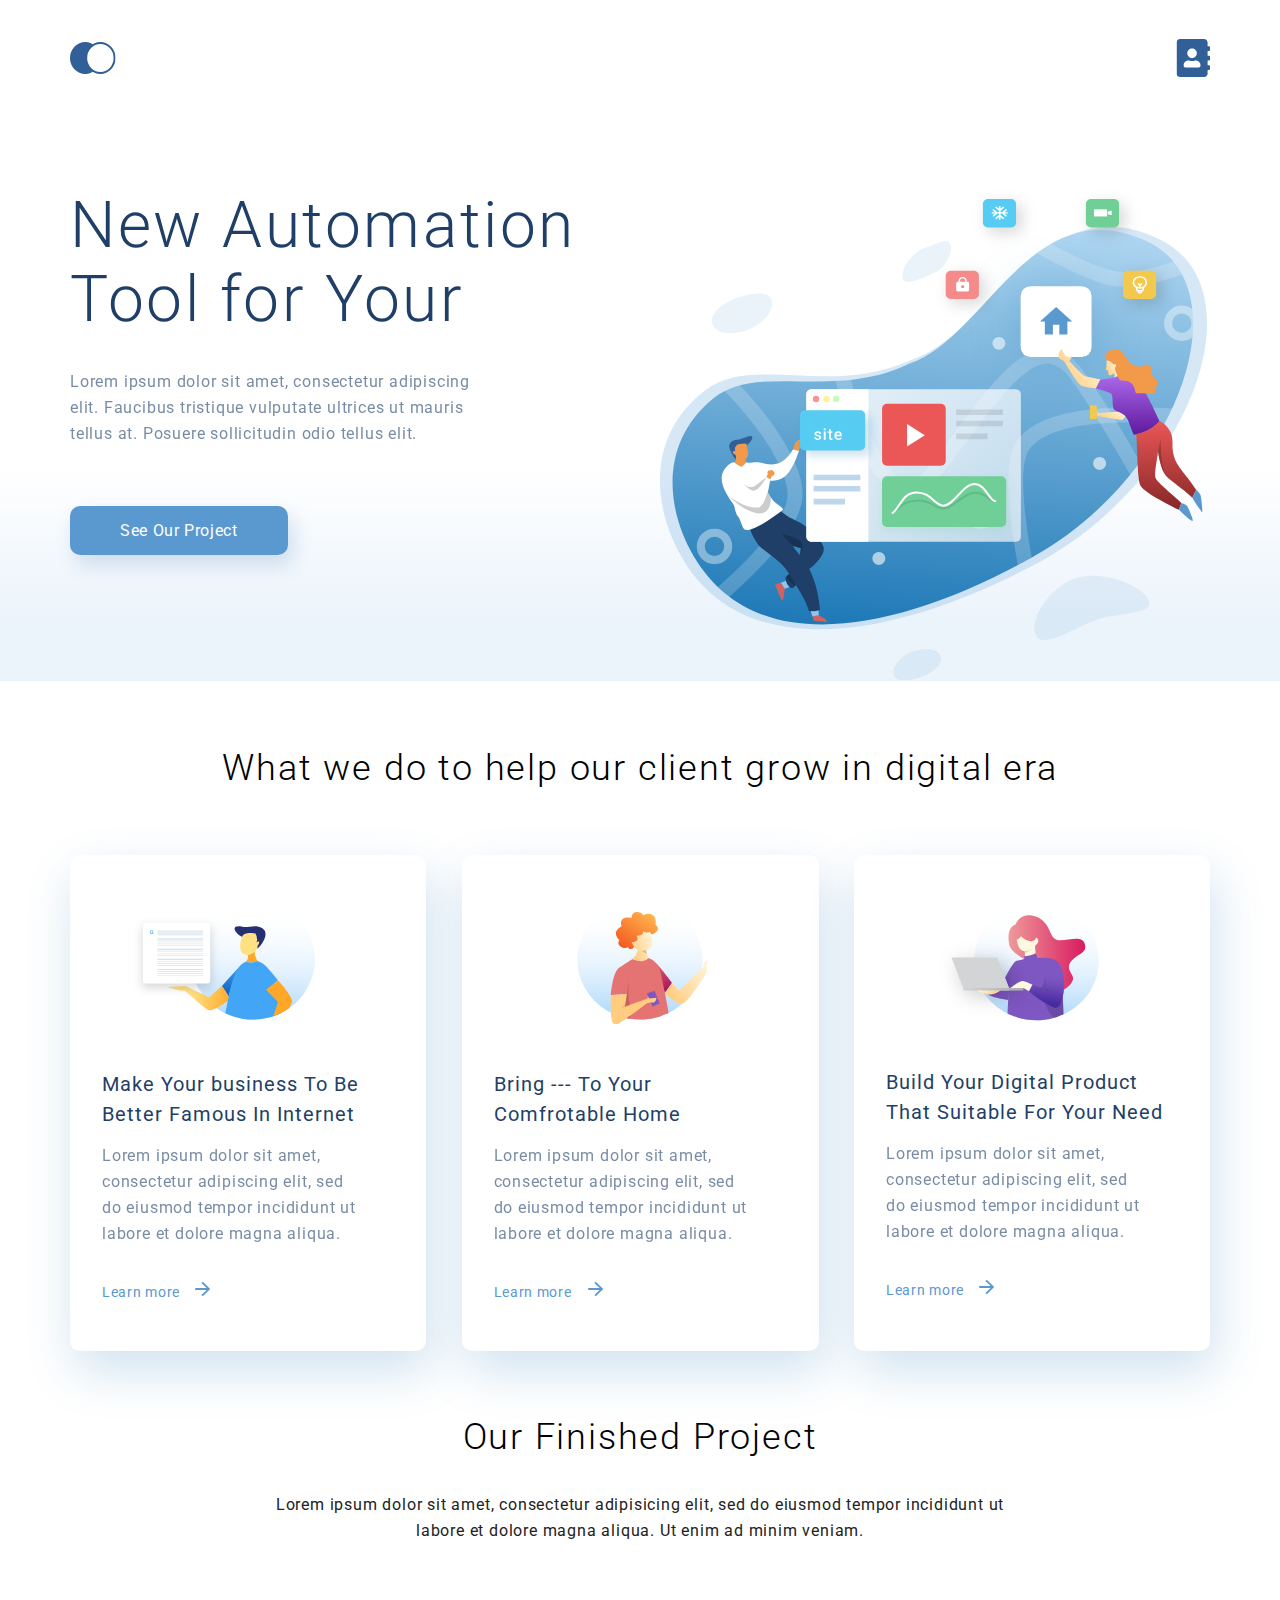
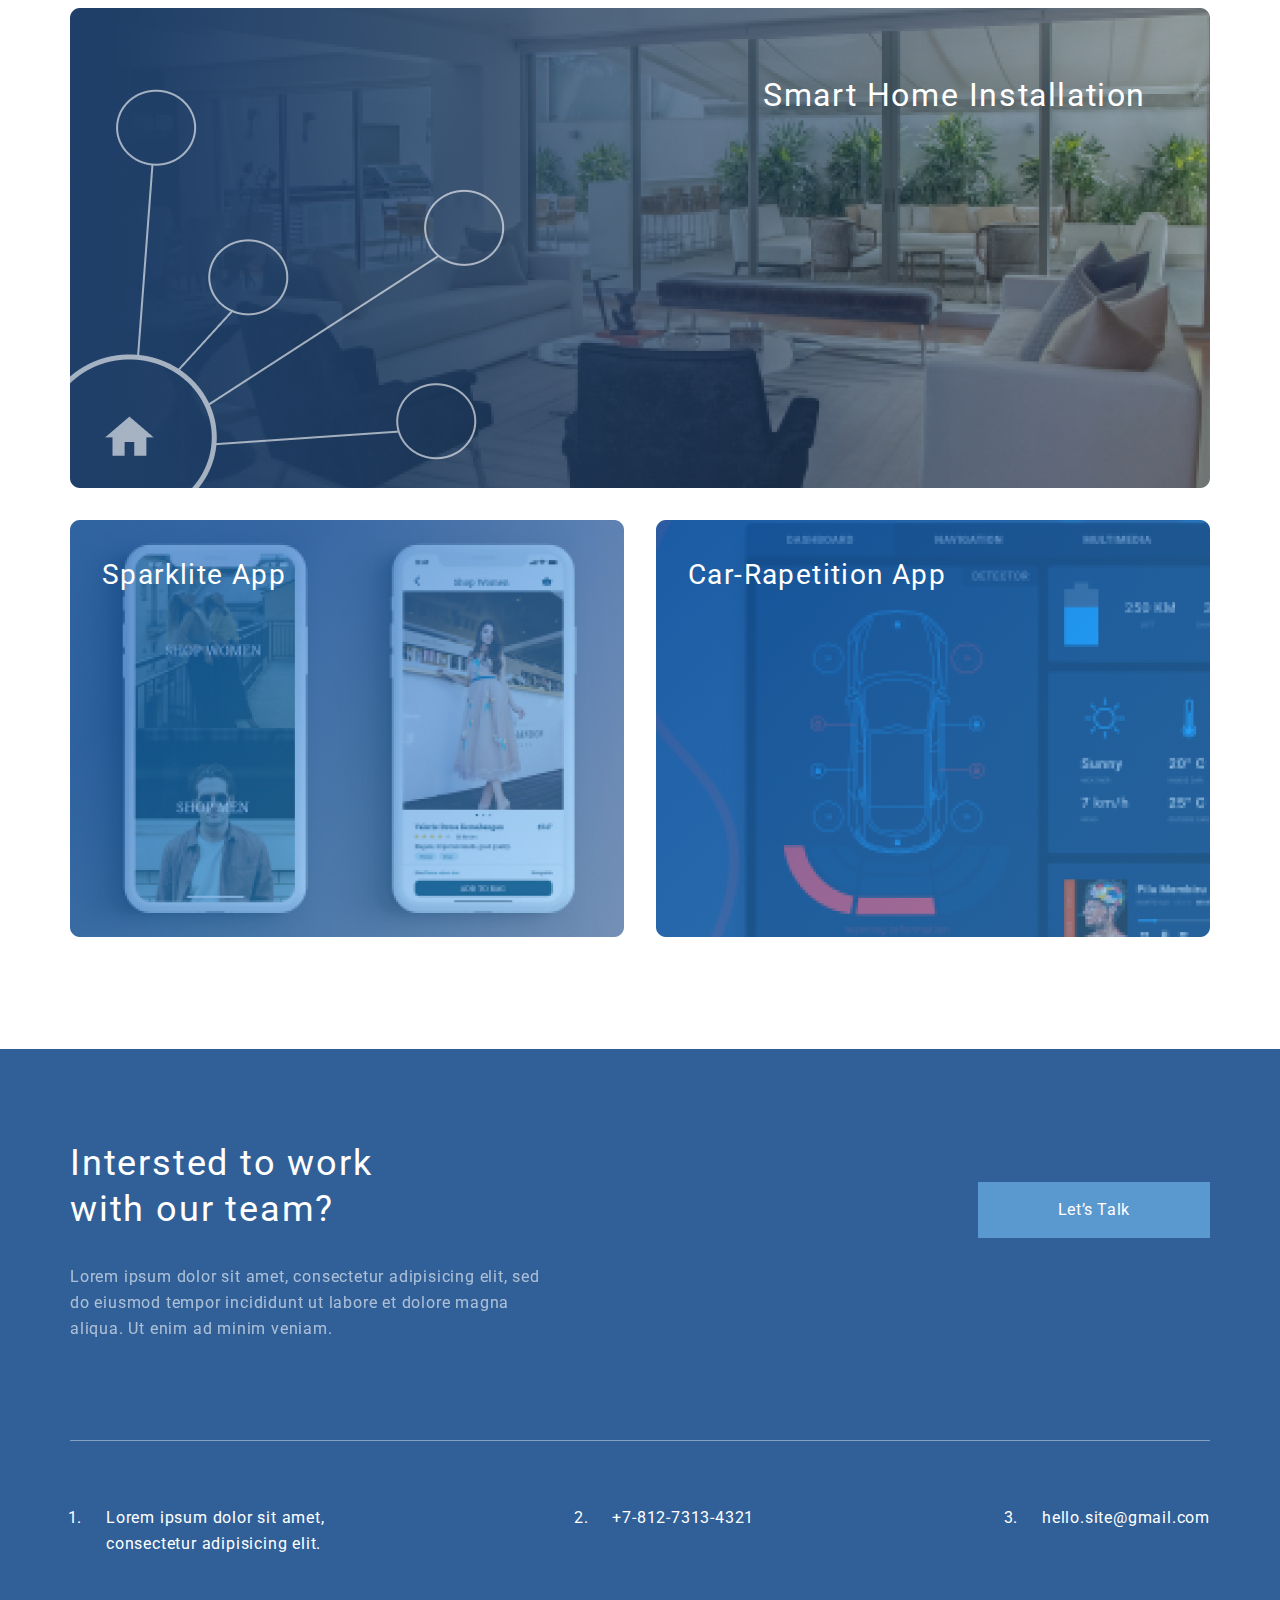
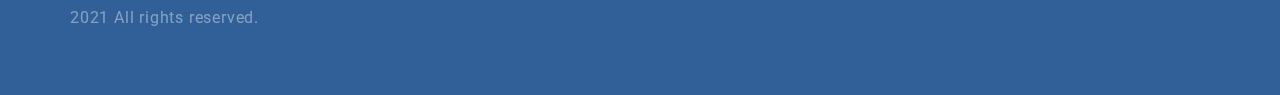
<file: index.html>
<!DOCTYPE html>
<html lang="en">
<head>
    <meta charset="UTF-8">
    <meta http-equiv="X-UA-Compatible" content="IE=edge">
    <meta name="viewport" content="width=device-width, initial-scale=1.0, viewport-fit=cover">
    <link rel="preconnect" href="https://fonts.googleapis.com">
    <link rel="preconnect" href="https://fonts.gstatic.com" crossorigin>
    <link href="https://fonts.googleapis.com/css2?family=Roboto:wght@300;400;500;700;900&display=swap" rel="stylesheet">
    <link rel="stylesheet" href="style.css">
    <title>Document</title>
</head>
<body>
    <div class="wraper">

<!-- HEADER -->

        <header>
            <div class="container">
                <nav>
                    <a href="#"><img src="./svg/logo.svg" alt="logo"></a>
                    <a href="#"><img src="./svg/contact.svg" alt="contact"></a>
                </nav>

                <div class="header_block">
                    <div class="header_block_left">
                        <p class="header_block_left_p_one">New Automation <br>Tool for Your </p>
                        <p class="header_block_left_p_two">Lorem ipsum dolor sit amet, consectetur adipiscing <br>elit. Faucibus tristique vulputate ultrices ut mauris <br>tellus at. Posuere sollicitudin odio tellus elit.</p>
                        <a class="header_block_left_link" href="#">See Our Project</a>
                        </div>
                        <img class="header_block_right_img" src="./svg/illustration.svg" alt="picture">
                </div>
            </div>
        </header>
        
<!-- MAIN -->

        <main>
            <div class="container">
                <section class="main_one">
                    <p class="main_p_one">What we do to help our client grow in digital era</p>
                    <div class="main_blocks_first">
                        <div class="block">
                            <img class="img_1" src="./svg/1.svg" alt="first">
                            <p class="main_three_blocks_p_one">Make Your business To Be <br>Better Famous In Internet</p>
                            <p class="main_three_blocks_p_two">Lorem ipsum dolor sit amet, <br>consectetur adipiscing elit, sed <br>do eiusmod tempor incididunt ut <br>labore et dolore magna aliqua. </p>
                            <a class="main_link" href="#">Learn more</a>
                        </div>
                        <div class="block">
                            <img class="img_2" src="./svg/2.svg" alt="second">
                            <p class="main_three_blocks_p_one">Bring --- To Your <br>Comfrotable Home</p>
                            <p class="main_three_blocks_p_two">Lorem ipsum dolor sit amet, <br>consectetur adipiscing elit, sed <br>do eiusmod tempor incididunt ut <br>labore et dolore magna aliqua. </p>
                            <a class="main_link" href="#">Learn more</a>
                        </div>
                        <div class="block">
                            <img class="img_3" src="./svg/3.svg" alt="third">
                            <p class="main_three_blocks_p_one">Build Your Digital Product <br>That Suitable For Your Need</p>
                            <p class="main_three_blocks_p_two">Lorem ipsum dolor sit amet, <br>consectetur adipiscing elit, sed <br>do eiusmod tempor incididunt ut <br>labore et dolore magna aliqua. </p>
                            <a class="main_link" href="#">Learn more</a>
                        </div>                        
                    </div>  
                </section>

                <section class="main_two">
                    <h3 class="main_section_two_h3">Our Finished Project</h3>
                    <p class="main_section_two_p">Lorem ipsum dolor sit amet, consectetur adipisicing elit, sed do eiusmod tempor incididunt ut <br>labore et dolore magna aliqua. Ut enim ad minim veniam.</p>
                    <div class="main_section_two_grid">
                        <div class="section_two_grid_1">
                        <p class="grid_p_one">Smart Home Installation</p>
                        </div>
                        <div class="section_two_grid_2">
                        <p class="grid_p_two">Sparklite App</p>
                        </div>
                        <div class="section_two_grid_3">
                            <p class="grid_p_three">Car-Rapetition App</p>
                        </div>
                        </div>
                </section>
            </div> 
        </main>

<!-- FOOTER -->

        <footer>
            <div class="container">

                <div class="footer_block_one">
                    <p class="footer_p_one">Intersted to work <br>with our team?</p>
                    <p class="footer_p_two">Lorem ipsum dolor sit amet, consectetur adipisicing elit, sed <br>do eiusmod tempor incididunt ut labore et dolore magna <br>aliqua. Ut enim ad minim veniam.</p>
                    <a class="footer_a" href="#">Let’s Talk</a>
                    </div>
                <ol>
                    <li>Lorem ipsum dolor sit amet, <br>consectetur adipisicing elit.</li>
                    <li><a href="tel:+7-812-7313-4321">+7-812-7313-4321</a></li>
                    <li><a href="mailto:hello.site@gmail.com">hello.site@gmail.com</a></li>
                </ol>
                <p class="footer_end">2021 All rights reserved.</p>

            </div>
        </footer>
        

    </div>
            
        

</body>
</html>
</file>
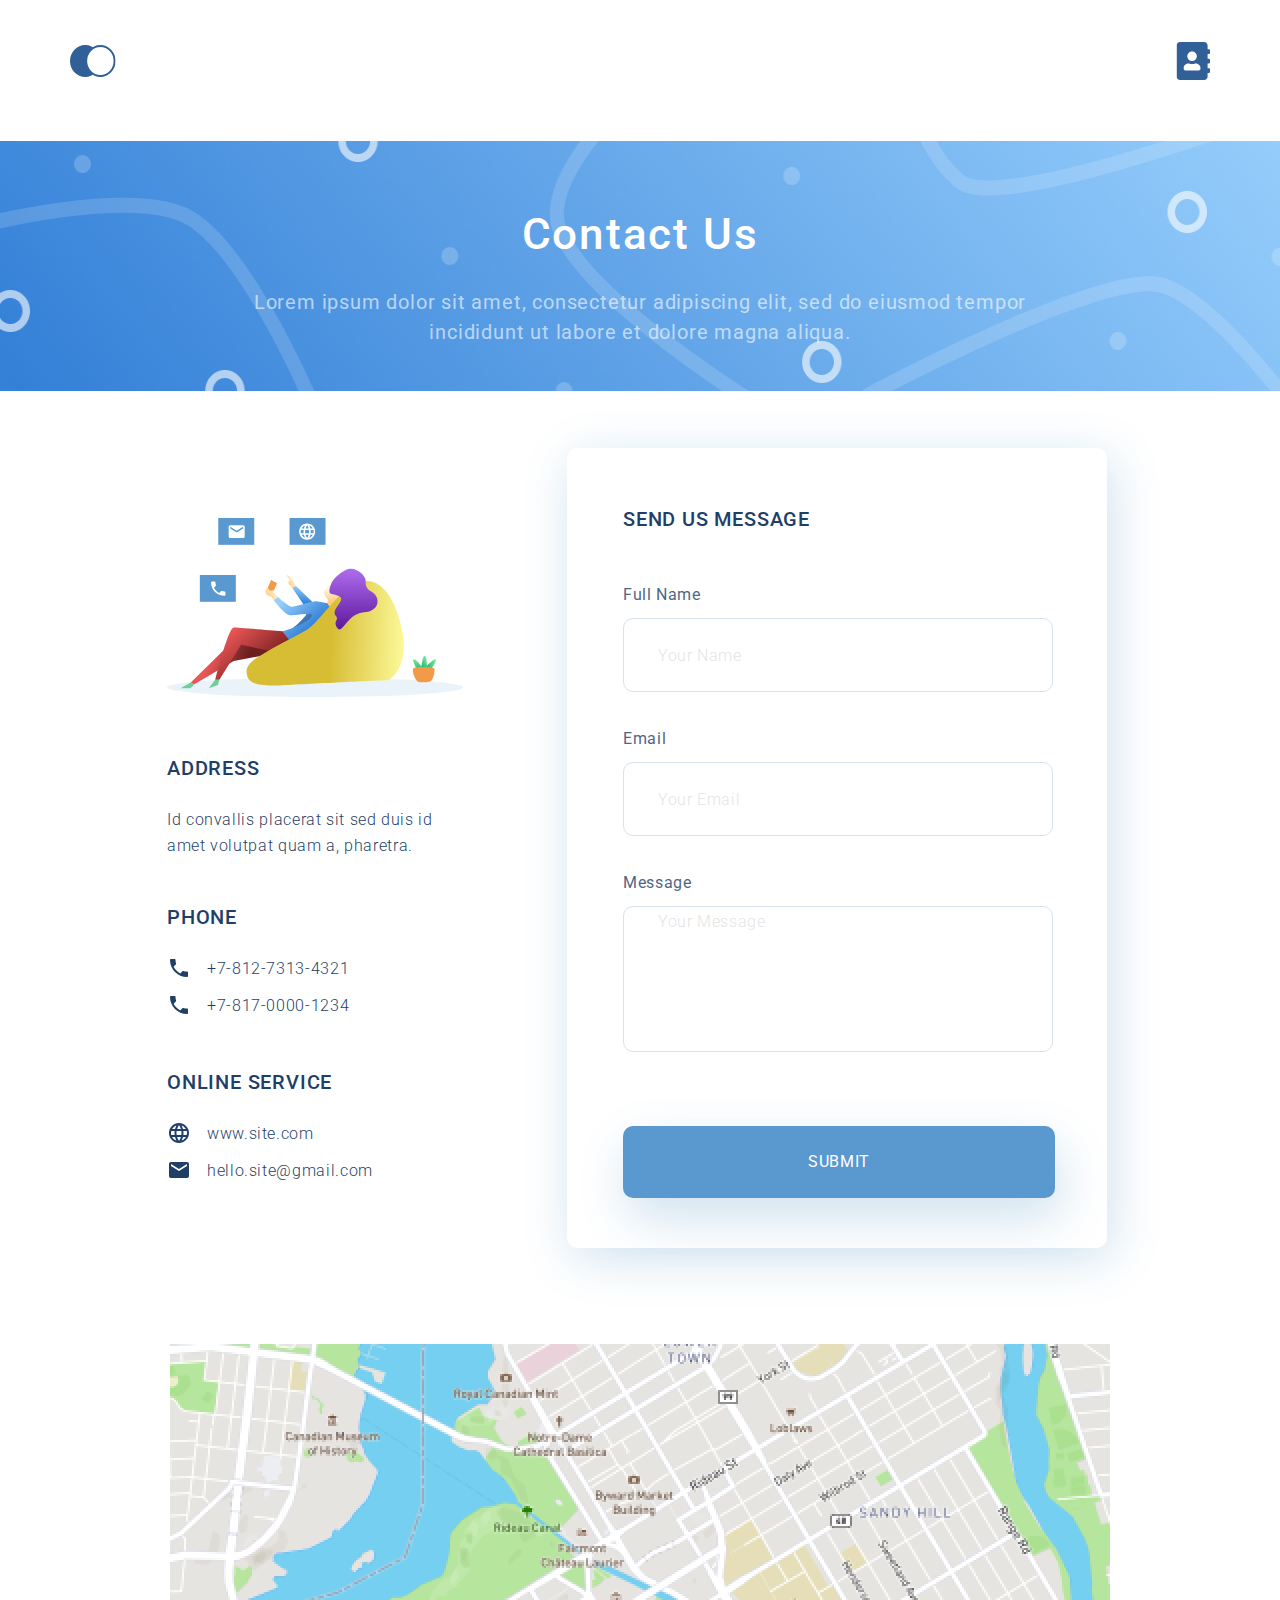
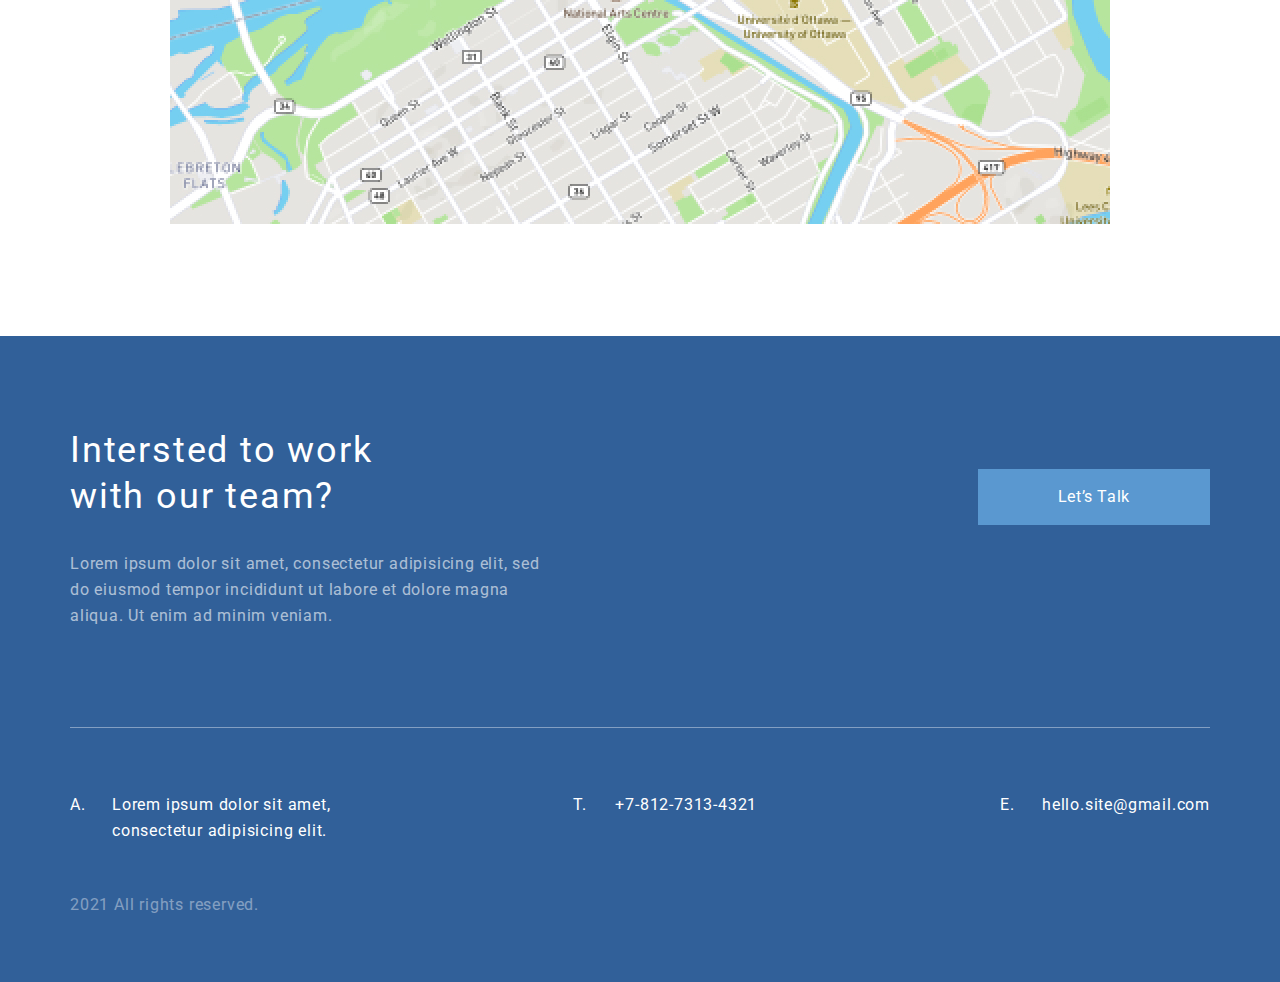
<file: contact.html>
<!DOCTYPE html>
<html lang="en">
  
<head>
  <meta charset="UTF-8">
  <meta http-equiv="X-UA-Compatible" content="IE=edge">
  <meta name="viewport" content="width=device-width, initial-scale=1.0, viewport-fit=cover">
  <link rel="preconnect" href="https://fonts.googleapis.com">
  <link rel="preconnect" href="https://fonts.gstatic.com" crossorigin>
  <link href="https://fonts.googleapis.com/css2?family=Roboto:wght@300;400;500&display=swap" rel="stylesheet">
  <link rel="stylesheet" href="style.css">
  <title>Document</title>
</head>

<body>
  <div class="wraper">

    <!-- HEADER -->
    <header class="header">
      <div class="container">
        <nav class="nav">
          <a href="#"><img src="./svg/logo.svg" alt="logo"></a>
          <a href="#"><img src="./svg/contact.svg" alt="contact"></a>
        </nav>
        <div class="header_block_contact">
          <p class="header_p_one_contact">Contact Us</p>
          <p class="header_p_two_contact">Lorem ipsum dolor sit amet, consectetur adipiscing elit, sed do eiusmod tempor
            incididunt ut labore et dolore magna aliqua. </p>
        </div>
      </div>
    </header>

    <!-- MAIN -->
    <main>
      <div class="container">
        <div class="main_block">
          <div class="main_left_block">
            <img class="main_left_img" src="./svg/main_left.svg" alt="image">
            <p class="left_block_p_one">ADDRESS</p>
            <p class="left_block_p_two">Id convallis placerat sit sed duis id amet volutpat quam a, pharetra.</p>
            <p class="left_block_p_one">PHONE</p>
            <a class="left_block_link link_phone" href="tel:+7-812-7313-4321">+7-812-7313-4321</a>
            <a  class="left_block_link link_phone" href="tel:+7-817-0000-1234">+7-817-0000-1234</a>
            <p class="left_block_p_one p_one">ONLINE SERVICE</p>
            <a class="left_block_link link_globus" href="#" target="_blank">www.site.com</a>
            <a class="left_block_link link_mail" href="mailto:hello.site@gmail.com">hello.site@gmail.com</a>
          </div>
          <div class="block_form">
            <form action="#" method="get" name="message" id="main">
              <p class="block_form_p">SEND US MESSAGE</p>
              <p class="block_form_p_two">Full Name</p>
              <input type="text" placeholder="Your Name" form="main" required>
              <p class="block_form_p_two">Email</p>
              <input type="email" placeholder="Your Email" form="main" required>
              <p class="block_form_p_two">Message</p>
              <textarea name="main" id="form"  placeholder="Your Message"></textarea>
              <button type="submit">SUBMIT</button>
            </form>
          </div>
          <div class="map">
            <img src="./img/map.jpg" alt="map">
          </div>
        </div>
      </div>
      
    </main>

    <!-- FOOTER -->

    <footer class="footer">
      <div class="container">
        <div class="footer_block_one">
          <p class="footer_p_one">Intersted to work <br>with our team?</p>
          <p class="footer_p_two">Lorem ipsum dolor sit amet, consectetur adipisicing elit, sed <br>do eiusmod tempor incididunt ut labore et dolore magna <br>aliqua. Ut enim ad minim veniam.</p>
          <a class="footer_a" href="#">Let’s Talk</a>
        </div>
        <ol class="list">
          <li class="list_item">Lorem ipsum dolor sit amet, <br>consectetur adipisicing elit.</li>
          <li class="list_item"><a href="tel:+7-812-7313-4321">+7-812-7313-4321</a></li>
          <li class="list_item"><a href="mailto:hello.site@gmail.com">hello.site@gmail.com</a></li>
        </ol>
        <p class="footer_end">2021 All rights reserved.</p>
      </div>
    </footer>

  </div>
</body>

</html>
</file>
<file: style.css>
/* Обнуление стилей */
* {
	padding: 0;
	margin: 0;
	border: 0;
    font-family: 'Roboto';
}

:focus,:active{outline: none;}
a:focus,a:active{outline: none;}

nav,footer,header,aside{display: block;}

html,body {
	height: 100%;
	width: 100%;
	font-size: 100%;
	line-height: 1;
	font-size: 14px;
	-ms-text-size-adjust: 100%;
	-moz-text-size-adjust: 100%;
	-webkit-text-size-adjust: 100%;
}
input,button,textarea {font-family:inherit;}

input::-ms-clear {display: none;}
button {cursor: pointer;}
button::-moz-focus-inner {padding:0;border:0;}
a, a:visited {text-decoration: none;}
a:hover {text-decoration: none;}
ul li {list-style: none;}
img {vertical-align: top;}

/*--------------------*/


                    ----------------
                    /* MAIN PAGE */
                    ----------------


/* HEADER */


.wraper {
    min-height: 100%;
    overflow: hidden;
    display: flex;
    flex-direction: column;
}

.container {
    max-width: 1140px;
    display: flex;
    flex-direction: column;
    margin: 0 auto;
    font-family: Roboto;
    box-sizing: content-box;
}

a {
    cursor: pointer;
    color: #FFFFFF;
}

/* HEADER */

header {
    background: linear-gradient(0deg, #EBF3FB 0%, #EBF3FB 8.84%, rgba(152, 195, 232, 0) 31.12%);
}

nav {
    display: flex;
    flex-direction: row;
    align-items: center;
    justify-content: space-between;
    margin-top: 34px;
}

.header_block {
    display: flex;
    flex-direction: row;
    justify-content: space-between;
    margin-top: 107px;
}

.header_block_left_p_one {
    font-weight: 300;
    font-size: 64px;
    line-height: 74px;
    letter-spacing: 0.04em;
    color: #1F3F68;
    padding: 0 0 32px 0;
    margin: 0;
}

.header_block_left_p_two {
    font-size: 16px;
    line-height: 26px;
    letter-spacing: 0.05em;
    color: #1F3F68;
    opacity: 0.6;
    padding-bottom: 71px;
    margin: 0;
}

.header_block_left_link {
    text-decoration: none;
    font-size: 16px;
    line-height: 26px;
    text-align: center;
    letter-spacing: 0.04em;
    color: #FFFFFF;
    background: #5A98D0;
    box-shadow: 5px 10px 20px rgba(53, 110, 173, 0.2);
    border-radius: 10px;
    padding: 15px 50px;
}

/* MAIN */

main {
flex: 1 1 auto;
}

.main_p_one {
    font-weight: 300;
    font-size: 36px;
    line-height: 46px;
    text-align: center;
    letter-spacing: 0.05em;
    color: #000000;
    margin: 0 auto;
    padding: 64px 0 64px;
}

.main_blocks_first {
    display: flex;
    flex-direction: row;
    justify-content: space-between;
    flex-wrap: wrap;
}

.block {
    background: #FFFFFF;
    box-shadow: 5px 20px 50px rgba(16, 112, 177, 0.2);
    border-radius: 10px;
}

.img_1 {
    padding: 43px 111px 49px 62px;
}

.img_2 {
    padding: 43px 110px 44px 115px;
}

.img_3 {
    padding: 46px 111px 46px 82px;
}

.main_three_blocks_p_one {
    font-size: 20px;
    line-height: 30px;
    letter-spacing: 0.05em;
    color: #1F3F68;
    padding: 0 44px 0 32px;
    margin: 0;
}

.main_three_blocks_p_two {
    font-size: 16px;
    line-height: 26px;
    letter-spacing: 0.05em;
    color: #1F3F68;
    opacity: 0.6;
    padding: 14px 44px 30px 32px;
    margin: 0;
}

.main_link {
    font-size: 14px;
	line-height: 30px;
	letter-spacing: 0.05em;
	color: #5A98D0;
	text-decoration:none;
    display: block;
    padding: 0 215px 44px 32px;
    margin: 0;
}

.main_link::before {
    content: url('./svg/arrow.svg');
	float: right;
}

.main_two {
    display: flex;
    flex-direction: column;
    margin-top: 63px;
}

.main_section_two_h3 {
    font-weight: 300;
    font-size: 36px;
    line-height: 46px;
    text-align: center;
    letter-spacing: 0.05em;
    color: #000000;
    padding: 0 0 32px 0;
    margin: 0;
}

.main_section_two_p {
    font-size: 16px;
    line-height: 26px;
    text-align: center;
    letter-spacing: 0.05em;
    color: #222222;
    padding: 0 0 64px 0;
    margin: 0;
}

.main_section_two_grid {
    display: grid;
    grid-template-rows: 480px 417px;
    grid-template-columns: 554px 554px;
    grid-gap: 32px;
    margin: 0 auto;
}

.section_two_grid_1 {
    width: 1140px;
    height: 480px;
    background-image: url('./img/11.png');
    position: relative;
}

.section_two_grid_2{
    grid-column: -3 / -2;
    width: 554px;
    height: 417px;
    background-image: url('./img/22.png');
    position: relative;
}

.section_two_grid_3 {
    grid-column: -2 / -1;
    width: 554px;
    height: 417px;
    background-image: url('./img/33.png');
    position: relative;
}

.grid_p_one {
    font-size: 32px;
    line-height: 46px;
    text-align: right;
    letter-spacing: 0.05em;
    color: #FFFFFF;
    margin: 0;
    position: absolute;
    top: 64px;
    right: 64px;
}

.grid_p_two {
    font-size: 28px;
    line-height: 46px;
    letter-spacing: 0.05em;
    color: #FFFFFF;
    margin: 0;
    position: absolute;
    top: 32px;
    left: 32px;
}

.grid_p_three  {
    font-size: 28px;
    line-height: 46px;
    letter-spacing: 0.05em;
    color: #FFFFFF;
    margin: 0;
    position: absolute;
    top: 32px;
    left: 32px;
}

/* FOOTER */

footer {
    margin-top: 112px;
    background: #316099;
}

.footer_block_one {
    height: 391px;
    margin: 0;
    border-bottom: 1px solid rgb(255, 255, 255, 0.4);
}

.footer_p_one {
    font-size: 36px;
    line-height: 46px;
    letter-spacing: 0.05em;
    color: #FFFFFF;
    padding-top: 91px;
    margin: 0;
}

.footer_p_two {
    font-size: 16px;
    line-height: 26px;
    letter-spacing: 0.05em;
    color: #FFFFFF;
    opacity: 0.6;
    margin: 0;
    padding-top: 32px;
}

.footer_a {
    font-size: 16px;
    line-height: 26px;
    padding: 15px 80px;
    text-align: center;
    letter-spacing: 0.04em;
    background: #5A98D0;
    color: #FFFFFF;
    text-decoration: none;
    float: right;
    margin-top: -160px;
}

ol {
    display: flex;
    justify-content: space-between;
    padding: 64px 0 0 17px;
    margin: 0;
}

li {
    font-size: 16px;
    line-height: 26px;
    letter-spacing: 0.05em;
    color: #FFFFFF;
    padding-left: 19px;
}

.footer_end {
    font-size: 16px;
    line-height: 26px;
    letter-spacing: 0.05em;
    color: #FFFFFF;
    opacity: 0.4;
    padding: 48px 0 64px;
    margin: 0;
}



        /* =====================================
        ========== MEDIA TABLET  =============*/

    @media screen and  (max-width:1160px) {

            .container {
                max-width: 704px;
            }   
            
        /* =====================================
        ========== MEDIA TABLET HEADER =======*/

            nav {
                margin-top: 47px;
            }
            
            .header_block {
                display: block;
                margin-top: 112px;
            }

            .header_block_right_img {
                width: 336px;
                height: 293px;
                float: right;
                margin-top: -200px;
            }

        /* =============================================
        ================ MEDIA TABLET MAIN ========== */

            .main_blocks_first {
                flex-direction: column;
            }

            .block {
                height: 480px;
                width: 350px;
                margin: 0 auto;
            }

            .block:not(:last-child){
                margin-bottom: 32px;
            }

            .img_1 {
                width: 160px;
                height: 112px;
                padding: 40px 109px 47px 65px;
            }
            
            .img_2 {
                width: 123px;
                height: 117px;
                padding: 40px 103px 42px 109px;
            }
            
            .img_3 {
                width: 138px;
                height: 114px;
                padding: 42px 109px 46px 88px;
            }

            .main_three_blocks_p_one {
                padding: 0 40px 0 30px;
            }

            .main_three_blocks_p_two {
                padding: 14px 40px 25px 30px;
            }

            .main_link {
                padding: 3px 193px 0 30px;
            }

            .main_section_two_grid {
                justify-items: stretch;
                grid-template-rows: 296px 253px;
                grid-template-columns: 336px 336px;
            }

            .section_two_grid_1 {
                width: 704px;
                height: 296px;
                background-size: contain;	
                background-position: center;
                background-repeat: no-repeat;
            }

            .section_two_grid_2{
                grid-column: -3 / -2;
                width: 336px;
                height: 253px;
                background-size: contain;	
                background-position: center;
                background-repeat: no-repeat;
            }

            .section_two_grid_3 {
                grid-column: -2 / -1;
                width: 336px;
                height: 253px;
                background-size: contain;	
                background-position: center;
                background-repeat: no-repeat;
            }

            .grid_p_two {
                left: 19px;
                top: 19px;
            }

            .grid_p_three  {
                left: 19px;
                top: 19px;
            }

            /* =============================================
            ================ MEDIA TABLET FOOTER ========== */
            
            footer {
                margin-top: 109px;
            }

            .footer_block_one {
                height: 321px;
                margin: 0 92px;
            }
            
            .footer_p_one {
                padding-top: 47px;
            }
            
            .footer_p_two {
                height: 96px;
                padding-bottom: 60px;
            }

            .footer_p_two br {
                display: none;  
            }

            .footer_a {
                padding: 5px 40px;
                margin-top: -170px;
                margin-right: 10px;
            }

            ol {
                flex-direction: column;
                padding-left: 64px 0 109px 0;
            }
            
            ol br {
                display: none;
            }

            li:not(:last-child) {
                padding-bottom: 25px;
            }


            
            .footer_end {
                padding: 32px 420px 64px 90px;
            }
}



                        /* ===============================
                        ========== MEDIA MOBILE =======*/

                        @media screen and (max-width:768px) {

                            .container {
                                max-width: 346px;
                            }   
                            
                        /* =====================================
                        ========== MEDIA MOBILE HEADER =======*/

                            nav {
                                margin-top: 16px;
                            }
                            
                            .header_block {
                                margin-top: 36px;
                            }
                            
                            .header_block_left_p_one {
                                font-size: 30px;
                                line-height: 32px;
                                padding: 0 0 12px 0;
                                text-align: center;
                            }
                            
                            .header_block_left_p_two {
                                text-align: center;
                                padding-bottom: 32px;
                            }

                            .header_block_left_p_two br {
                                display: none;
                            }
                            
                            .header_block_left_link {
                                display: inline-block;
                                padding: 0 122px 41px;
                                margin: 0;
                                font-size: 12px;
                                background: none;
                                box-shadow: none;
                            }

                            .header_block_right_img {
                                display: none;
                            }

                        /* =============================================
                        ================ MEDIA MOBILE MAIN ========== */
                                
                            .main_p_one {
                                font-size: 22px;
                                line-height: 28px;
                                padding: 48px auto 32px;
                            }

                            .block {
                                height: 480px;
                                width: 335px;
                                margin: 0 auto;
                            }

                            .block:not(:last-child){
                                margin-bottom: 32px;
                            }

                            .main_link {
                                padding: 3px 193px 22px 30px;
                            }

                            .main_section_two_h3 {
                                font-size: 24px;
                                line-height: 28px;
                            }
                            
                            .main_three_blocks_p_one {
                                font-size: 18px;
                                line-height: 24px;
                                letter-spacing: 0.05em;
                                color: #1F3F68;
                                padding: 0 40px 0 30px;
                            }

                            .main_section_two_p {
                                padding: 0 0 82px 0;
                            }

                            .main_section_two_p br {
                                display: none;
                            }

                            .main_section_two_grid {
                                display: block;
                            }


                            .section_two_grid_1 {
                                width: 335px;
                                height: 141px;
                                background-size: contain;
                                margin-bottom: 16px;
                            }
                        
                            .section_two_grid_2{
                                width: 335px;
                                height: 252px;
                                background-size: contain;
                                margin-bottom: 16px;
                            }
                        
                            .section_two_grid_3 {
                                width: 335px;
                                height: 262px;
                                background-size: contain;	
                                background-position: center;
                                background-repeat: no-repeat;
                                position: relative;
                            }

                            .grid_p_one {
                                font-size: 16px;
                                line-height: 20px;
                                top: 16px;
                                right: 16px;
                            }
                        
                            .grid_p_two {
                                font-size: 16px;
                                line-height: 20px;
                                left: 16px;
                                top: 16px;
                            }
                        
                            .grid_p_three  {
                                font-size: 16px;
                                line-height: 20px;
                                left: 16px;
                                top: 16px;
                            }

                            /* =============================================
                            ================ MEDIA MOBILE FOOTER ========== */

                            footer {
                                margin-top: 64px;
                            }
                            
                            .footer_block_one {
                                height: 358px;
                                margin: 0 auto;
                            }
                            
                            .footer_p_one {
                                font-size: 24px;
                                line-height: 28px;
                                text-align: center;
                                padding-top: 47px;
                            }
                            
                            .footer_p_two {
                                font-size: 16px;
                                line-height: 26px;
                                text-align: center;
                                padding: 32px 0 37px;
                                margin: 0 auto;
                            }

                            .footer_p_two br {
                                display: none;  
                            }

                            .footer_a {
                                padding: 5px 20px;
                                float: none;
                                display: inline-block;
                                margin: 0 115px 44px;
                            }

                            ol {
                                flex-direction: column;
                                padding: 32px 0 0 17px;
                                margin: 0;
                            }

                            li:not(:last-child) {
                                padding-bottom: 25px;
                            }

                            
                            .footer_end {
                                padding: 32px 0 32px;
                                margin: 0 auto;
                                text-align: center;
                            }
                    }



===========================================================================================
                    /* CONTACT PAGE */
===========================================================================================

.container {
    max-width: 1140px;
    display: flex;
    flex-direction: column;
    margin: 0 auto;
}

.header {
    background: url('./img/header_background.jpg');
    background-repeat: no-repeat;
    background-size: 100% 250px;
    background-position: 50% 100%;
}

.nav {
	display: flex;
	flex-direction: row;
	justify-content: space-between;
	box-sizing: content-box;
	align-items: center;
	margin-top: 37px;
}

.header_block_contact {
	margin-top: 56px;
}

.header_p_one_contact {
	font-weight: 500;
	font-size: 44px;
	line-height: 74px;
	text-align: center;
	letter-spacing: 0.04em;
	color: #FFFFFF;
	padding: 56px 0 16px;
	margin: 0;
}

.header_p_two_contact {
	width: 780px;
	height: 60px;
	font-size: 20px;
	line-height: 30px;
	text-align: center;
	letter-spacing: 0.04em;
	color: rgba(255, 255, 255, 0.6);
	padding: 0  0 44px 0;
	margin: 0 auto;
}

/* CONTACT MAIN */


.main_block {
	display: flex;
	flex-direction: row;
	flex-wrap: wrap;
}

.main_left_block {
	width: 297px;
	height: 668px;
	display: flex;
	flex-direction: column;
	margin: 127px 0 0 97px;
}

.main_left_img {
	padding-bottom: 56px;
}

.left_block_p_one {
	font-weight: 500;
	font-size: 20px;
	line-height: 30px;
	letter-spacing: 0.04em;
	color: #1F3F68;
	padding: 0 0 24px 0;
	margin: 0;
}

.p_one {
	padding-top: 37px;
	margin: 0;
}

.left_block_p_two {
	font-weight: 300;
	font-size: 16px;
	line-height: 26px;
	letter-spacing: 0.04em;
	color: #1F3F68;
	margin: 0;
	padding: 0 0 43px 0;
}

.left_block_link {
	font-weight: 300;
	font-size: 16px;
	line-height: 26px;
	letter-spacing: 0.04em;
	color: #1F3F68;
}

.link_phone::before {
	content: url('./svg/phone.svg');
	margin-bottom: 5px;
	float: left;
	padding-right: 16px;
}

.link_globus::before {
	content: url('./svg/globus.svg');
	margin-bottom: 5px;
	float: left;
	padding-right: 16px;
}
.link_mail::before {
	content: url('./svg/mail.svg');
	margin-bottom: 5px;
	float: left;
	padding-right: 16px;
}

.block_form {
	width: 540px;
	height: 800px;
	background: #FFFFFF;
	box-shadow: 5px 10px 50px rgba(16, 112, 177, 0.2);
	border-radius: 10px;
	margin: 57px 98px 0 103px;
}

.block_form_p {
	font-weight: 500;
	font-size: 20px;
	line-height: 30px;
	letter-spacing: 0.04em;
	color: #1F3F68;
	padding: 56px 0 14px 56px;
	margin: 0;
}

.block_form_p_two {
	font-size: 16px;
	line-height: 30px;
	letter-spacing: 0.04em;
	color: #1F3F68;
	opacity: 0.8;
	padding: 32px 0 8px 56px;
	margin: 0;
}

input {
	width: 428px;
	height: 72px;
	opacity: 0.4;
	border: 1px solid #356EAD;
	border-radius: 10px;
	margin: 0 56px 0;
	font-weight: 300;
	font-size: 16px;
	line-height: 30px;
	letter-spacing: 0.04em;
	color: #1F3F68;
	opacity: 0.2;
	text-indent: 34px;
}

textarea {
	width: 428px;
	height: 144px;
	opacity: 0.4;
	border: 1px solid #356EAD;
	border-radius: 10px;
	margin: 0 56px 72px;
	resize: none;
	overflow: auto;
	font-weight: 300;
	font-size: 16px;
	line-height: 30px;
	letter-spacing: 0.04em;
	color: #1F3F68;
	opacity: 0.2;
	text-indent: 34px;
}

button {
	width: 432px;
	height: 72px;
	background: #5A98D0;
	box-shadow: 5px 20px 50px rgba(16, 112, 177, 0.2);
	border-radius: 10px;
	border: 1px;
	margin-left: 56px;
	font-size: 16px;
	line-height: 26px;
	text-align: center;
	letter-spacing: 0.04em;
	color: #FFFFFF;
}

.map {
	margin: 96px auto 0;
}

.map img {
	width: 940px;
	height: 480px;
}



/* CONTACT FOOTER */

.list {
    display: flex;
    justify-content: space-between;
	padding: 64px 0 0 17px;
    margin: 0 0 0 3px;
}

.list_item {
    padding-left: 42px;
    position: relative;
	font-size: 16px;
    line-height: 26px;
    letter-spacing: 0.05em;
    color: #FFFFFF;
	list-style: none;
	margin-left: -20px;

}

.list_item::before {
    display: block;
    position: absolute;
    left: 0;
    top: 0;
    content: 'T.';
}

.footer .list_item:first-child::before {
    content: 'A.';
}

.footer .list_item:last-child::before {
    content: 'E.';
}
        
        /* =====================================
        ========== CONTACT TABLET  =============*/

		@media screen and (max-width:1160px) {

		/* =============================================
        ============== CONTACT TABLET HEADER ========== */
					
			.nav {
				margin-top: 10px;
			}

			.header_p_two_contact {
				width: 520px;
				height: 85px;
				padding: 0  0 25px 0;
			}
        /* =============================================
        ================ CONTACT TABLET MAIN ========== */

			.main_block {
				justify-content:center;
				align-items:center;
			}
			
			.main_left_block {
				margin: 64px auto 64px;
			}
			
			.block_form {
				margin: 0 auto;
			}
			
			.map {
				width: auto;
				height: auto;
				margin: 0;
			}
	
			.map img {
				width: 100vw;
				height: 100%;
				margin: 64px 0 64px;
			}

        /* =============================================
        ================ CONTACT TABLET FOOTER ========== */
			
            .footer {
                margin-top: 0;
            }    

			.footer_block_one {
				height: 322px;
				margin: 0;
			}
			
			.footer_p_two {
				padding-right: 370px;
			}

			.footer_a {
				padding: 7px 50px;
				margin-top: -100px;
				margin-right: 64px;
			}
			
			.list {
				flex-direction: column;
			}
			
			.list_item br {
				display: none;
			}

			.list_item:not(:last-child) {
				padding-bottom: 25px;
			}

            .footer_end {
                padding: 32px 420px 64px 0px;
            }
}

						/* =====================================
						========== CONTACT MOBILE ==============*/

						@media screen and (max-width:767px) {

						/* =============================================
						============== CONTACT MOBILE HEADER ========== */
						
						.header_block {
							margin-top: 33px;
						}
						
						.header_p_one_contact {
							font-size: 24px;
							line-height: 28px;
							padding: 48px 0 32px;
						}
						
						.header_p_two_contact {
							width: 341px;
							height: 81px;
							font-size: 16px;
							padding: 0  0 61px 0;
						}

					/* =============================================
					================ CONTACT MOBILE MAIN ========== */

						.main_left_block {
							width: 302px;
							height: 662px;
							margin: 46px auto 0;
						}
						
						.main_left_img {
							padding-bottom: 64px;
						}
						
						.p_one {
							padding-top: 34px;
						}
						
						.block_form {
							width: 342px;
							height: 620px;
							margin: 64px auto 0;
						}
						
						.block_form_p_two {
							padding: 31px 0 5px 36px;
						}
						
						input {
							width: 271px;
							height: 46px;
							margin: 0 35px 0;
							text-indent: 26px;
						}
						
						textarea {
							width: 271px;
							height: 92px;
							margin: 0 35px 0;
							text-indent: 26px;
						}
							
						button {
							width: 271px;
							height: 46px;
							margin: 46px 35px 35px 35px;
						}

						.map img {
							width: 100vw;
							height: 100%;
							margin: 32px 0 32px;
						}
			
					/* =============================================
					================ CONTACT MOBILE FOOTER ========== */

						.footer_block_one {
							height: 321px;
						}


						.footer_p_one {
							padding-top: 18px;
						}
						
						.footer_p_two {
							width: 343px;
							height: 97px;
							padding: 32px 0 44px 0;
						}

						.footer_a {
							padding: 6px 40px;
							margin: 0 96px;

						}
						
						.list {
							flex-direction: column;
							padding: 32px 0 0 17px;
						}
						
						.list_item:not(:last-child) {
							padding-bottom: 17px;
						}

						.footer_end {
							padding: 32px 0 32px;
							margin: 0 auto;
							text-align: center;    
						}
		}
</file>
